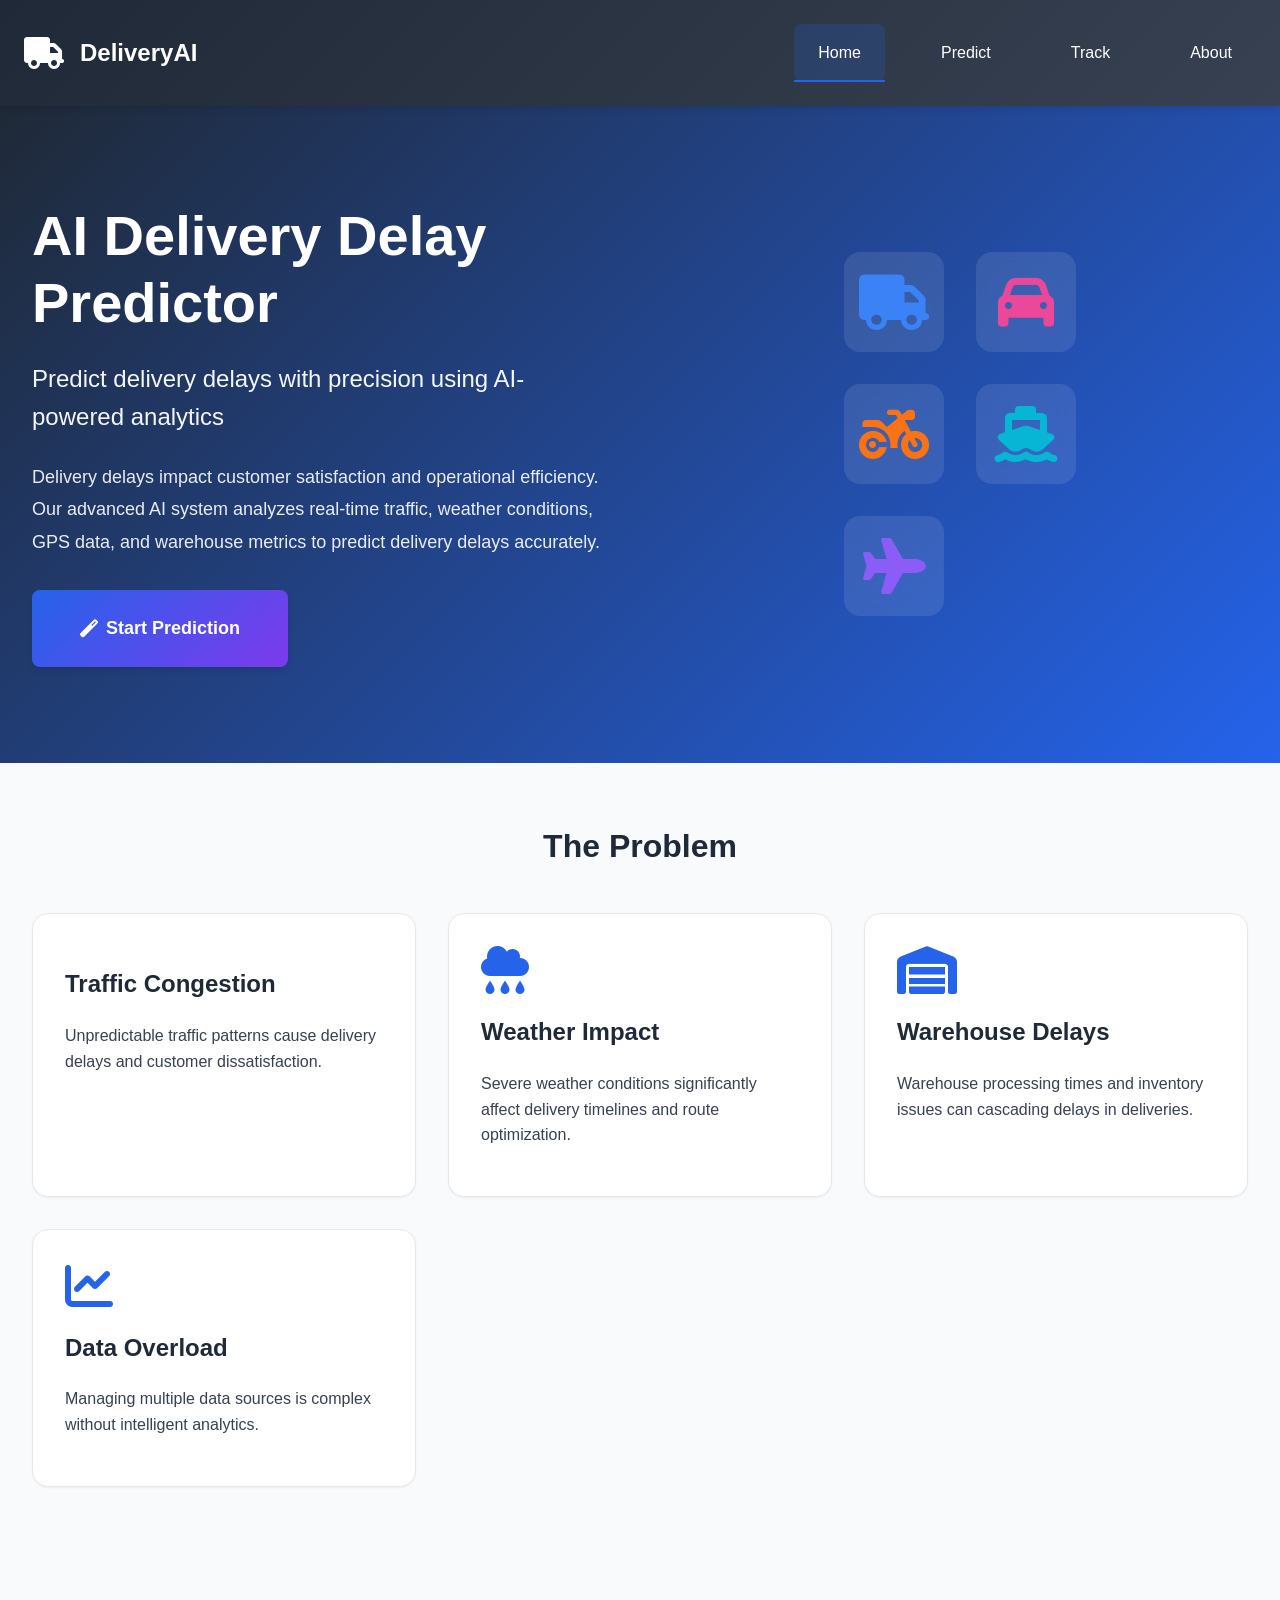
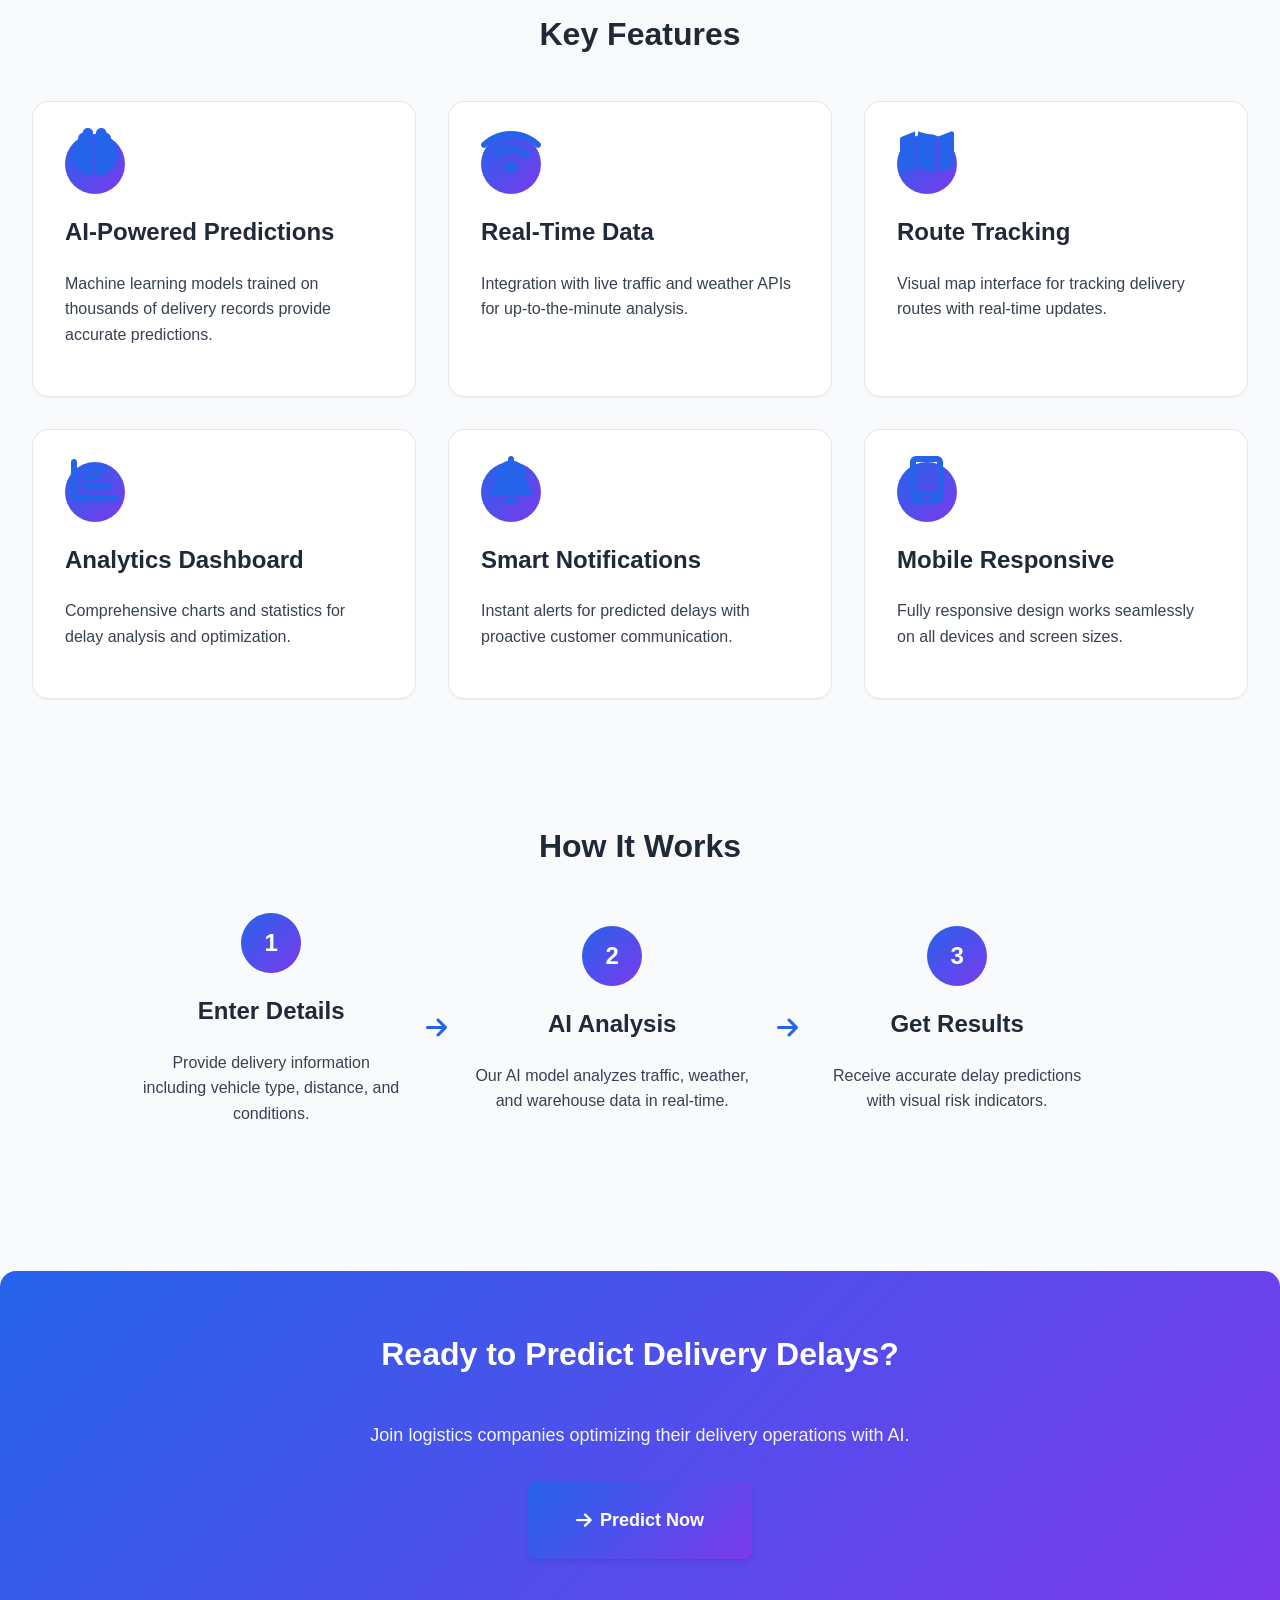
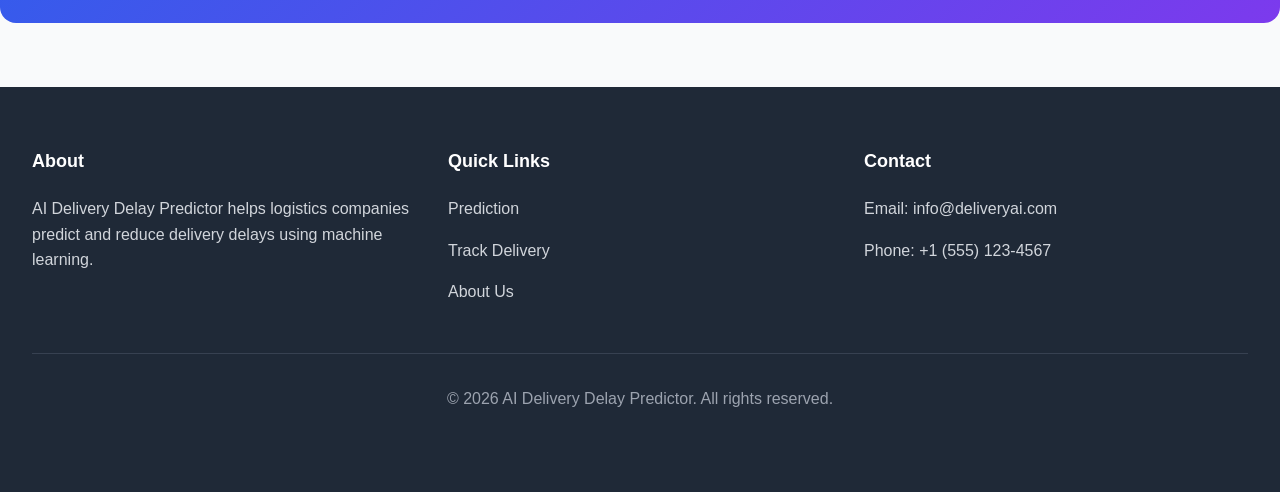
<file: frontend/index.html>
<!DOCTYPE html>
<html lang="en">
<head>
    <meta charset="UTF-8">
    <meta name="viewport" content="width=device-width, initial-scale=1.0">
    <title>AI Delivery Delay Predictor</title>
    <link rel="stylesheet" href="css/style.css">
    <link rel="stylesheet" href="https://cdnjs.cloudflare.com/ajax/libs/font-awesome/6.0.0/css/all.min.css">
</head>
<body>
    <!-- Navigation -->
    <nav class="navbar">
        <div class="nav-container">
            <div class="nav-logo">
                <i class="fas fa-truck"></i>
                <span>DeliveryAI</span>
            </div>
            <div class="nav-menu">
                <a href="index.html" class="nav-link active">Home</a>
                <a href="prediction.html" class="nav-link">Predict</a>
                <a href="map.html" class="nav-link">Track</a>
                <a href="#about" class="nav-link">About</a>
            </div>
        </div>
    </nav>

    <!-- Hero Section -->
    <section class="hero">
        <div class="hero-content">
            <h1 class="hero-title">AI Delivery Delay Predictor</h1>
            <p class="hero-subtitle">Predict delivery delays with precision using AI-powered analytics</p>
            <p class="hero-description">
                Delivery delays impact customer satisfaction and operational efficiency. Our advanced AI system analyzes 
                real-time traffic, weather conditions, GPS data, and warehouse metrics to predict delivery delays accurately.
            </p>
            <a href="prediction.html" class="btn btn-primary btn-large">
                <i class="fas fa-magic"></i> Start Prediction
            </a>
        </div>
        <div class="hero-illustration">
            <div class="vehicle-showcase">
                <div class="vehicle-item truck" title="Truck">
                    <i class="fas fa-truck"></i>
                </div>
                <div class="vehicle-item car" title="Car">
                    <i class="fas fa-car"></i>
                </div>
                <div class="vehicle-item bike" title="Bike">
                    <i class="fas fa-motorcycle"></i>
                </div>
                <div class="vehicle-item ship" title="Ship">
                    <i class="fas fa-ship"></i>
                </div>
                <div class="vehicle-item plane" title="Airplane">
                    <i class="fas fa-plane"></i>
                </div>
            </div>
        </div>
    </section>

    <!-- Problem Statement -->
    <section class="problem-section">
        <h2>The Problem</h2>
        <div class="problem-grid">
            <div class="problem-card">
                <i class="fas fa-car-crashed"></i>
                <h3>Traffic Congestion</h3>
                <p>Unpredictable traffic patterns cause delivery delays and customer dissatisfaction.</p>
            </div>
            <div class="problem-card">
                <i class="fas fa-cloud-rain"></i>
                <h3>Weather Impact</h3>
                <p>Severe weather conditions significantly affect delivery timelines and route optimization.</p>
            </div>
            <div class="problem-card">
                <i class="fas fa-warehouse"></i>
                <h3>Warehouse Delays</h3>
                <p>Warehouse processing times and inventory issues can cascading delays in deliveries.</p>
            </div>
            <div class="problem-card">
                <i class="fas fa-chart-line"></i>
                <h3>Data Overload</h3>
                <p>Managing multiple data sources is complex without intelligent analytics.</p>
            </div>
        </div>
    </section>

    <!-- Features Section -->
    <section class="features-section">
        <h2>Key Features</h2>
        <div class="features-grid">
            <div class="feature-card">
                <div class="feature-icon">
                    <i class="fas fa-brain"></i>
                </div>
                <h3>AI-Powered Predictions</h3>
                <p>Machine learning models trained on thousands of delivery records provide accurate predictions.</p>
            </div>
            <div class="feature-card">
                <div class="feature-icon">
                    <i class="fas fa-wifi"></i>
                </div>
                <h3>Real-Time Data</h3>
                <p>Integration with live traffic and weather APIs for up-to-the-minute analysis.</p>
            </div>
            <div class="feature-card">
                <div class="feature-icon">
                    <i class="fas fa-map"></i>
                </div>
                <h3>Route Tracking</h3>
                <p>Visual map interface for tracking delivery routes with real-time updates.</p>
            </div>
            <div class="feature-card">
                <div class="feature-icon">
                    <i class="fas fa-chart-bar"></i>
                </div>
                <h3>Analytics Dashboard</h3>
                <p>Comprehensive charts and statistics for delay analysis and optimization.</p>
            </div>
            <div class="feature-card">
                <div class="feature-icon">
                    <i class="fas fa-bell"></i>
                </div>
                <h3>Smart Notifications</h3>
                <p>Instant alerts for predicted delays with proactive customer communication.</p>
            </div>
            <div class="feature-card">
                <div class="feature-icon">
                    <i class="fas fa-mobile-alt"></i>
                </div>
                <h3>Mobile Responsive</h3>
                <p>Fully responsive design works seamlessly on all devices and screen sizes.</p>
            </div>
        </div>
    </section>

    <!-- How It Works -->
    <section class="how-it-works">
        <h2>How It Works</h2>
        <div class="steps-container">
            <div class="step">
                <div class="step-number">1</div>
                <h3>Enter Details</h3>
                <p>Provide delivery information including vehicle type, distance, and conditions.</p>
            </div>
            <div class="step-arrow">
                <i class="fas fa-arrow-right"></i>
            </div>
            <div class="step">
                <div class="step-number">2</div>
                <h3>AI Analysis</h3>
                <p>Our AI model analyzes traffic, weather, and warehouse data in real-time.</p>
            </div>
            <div class="step-arrow">
                <i class="fas fa-arrow-right"></i>
            </div>
            <div class="step">
                <div class="step-number">3</div>
                <h3>Get Results</h3>
                <p>Receive accurate delay predictions with visual risk indicators.</p>
            </div>
        </div>
    </section>

    <!-- CTA Section -->
    <section class="cta-section">
        <h2>Ready to Predict Delivery Delays?</h2>
        <p>Join logistics companies optimizing their delivery operations with AI.</p>
        <a href="prediction.html" class="btn btn-primary btn-large">
            <i class="fas fa-arrow-right"></i> Predict Now
        </a>
    </section>

    <!-- Footer -->
    <footer class="footer">
        <div class="footer-content">
            <div class="footer-section">
                <h4>About</h4>
                <p>AI Delivery Delay Predictor helps logistics companies predict and reduce delivery delays using machine learning.</p>
            </div>
            <div class="footer-section">
                <h4>Quick Links</h4>
                <ul>
                    <li><a href="prediction.html">Prediction</a></li>
                    <li><a href="map.html">Track Delivery</a></li>
                    <li><a href="#about">About Us</a></li>
                </ul>
            </div>
            <div class="footer-section">
                <h4>Contact</h4>
                <p>Email: info@deliveryai.com</p>
                <p>Phone: +1 (555) 123-4567</p>
            </div>
        </div>
        <div class="footer-bottom">
            <p>&copy; 2026 AI Delivery Delay Predictor. All rights reserved.</p>
        </div>
    </footer>

    <script src="js/main.js"></script>
</body>
</html>
</file>
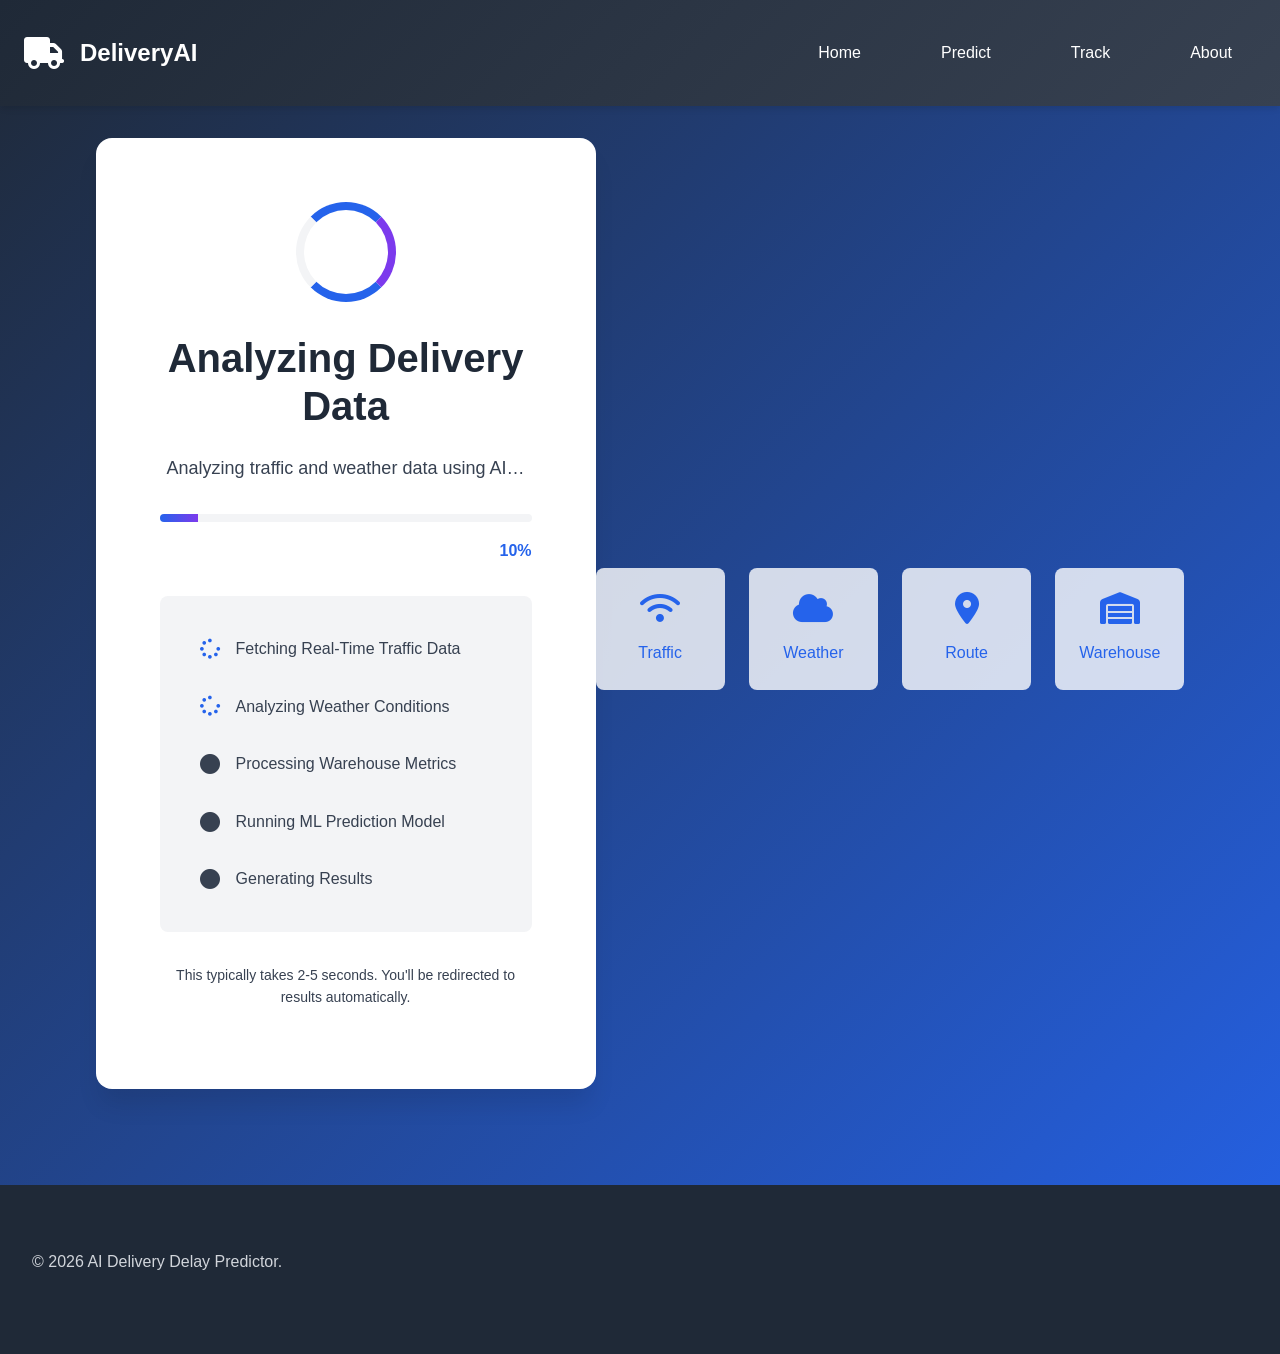
<file: frontend/loading.html>
<!DOCTYPE html>
<html lang="en">
<head>
    <meta charset="UTF-8">
    <meta name="viewport" content="width=device-width, initial-scale=1.0">
    <title>Loading - AI Delivery Delay Predictor</title>
    <link rel="stylesheet" href="css/style.css">
    <link rel="stylesheet" href="https://cdnjs.cloudflare.com/ajax/libs/font-awesome/6.0.0/css/all.min.css">
</head>
<body class="loading-page">
    <!-- Navigation -->
    <nav class="navbar">
        <div class="nav-container">
            <div class="nav-logo">
                <i class="fas fa-truck"></i>
                <span>DeliveryAI</span>
            </div>
            <div class="nav-menu">
                <a href="index.html" class="nav-link">Home</a>
                <a href="prediction.html" class="nav-link">Predict</a>
                <a href="map.html" class="nav-link">Track</a>
                <a href="#about" class="nav-link">About</a>
            </div>
        </div>
    </nav>

    <!-- Loading Content -->
    <div class="loading-wrapper">
        <div class="loading-container animated">
            <!-- Main Spinner -->
            <div class="spinner-wrapper">
                <div class="spinner"></div>
                <div class="spinner-text"></div>
            </div>

            <!-- Main Message -->
            <h1 class="loading-title">Analyzing Delivery Data</h1>
            <p class="loading-message">
                Analyzing traffic and weather data using AI…
            </p>

            <!-- Progress Bar -->
            <div class="progress-bar-container">
                <div class="progress-bar">
                    <div class="progress-fill"></div>
                </div>
                <div class="progress-percent">
                    <span id="progressText">0%</span>
                </div>
            </div>

            <!-- Processing Steps -->
            <div class="processing-steps">
                <div class="step-item active">
                    <i class="fas fa-check-circle"></i>
                    <span>Fetching Real-Time Traffic Data</span>
                </div>
                <div class="step-item in-progress">
                    <i class="fas fa-spinner fa-spin"></i>
                    <span>Analyzing Weather Conditions</span>
                </div>
                <div class="step-item">
                    <i class="fas fa-circle"></i>
                    <span>Processing Warehouse Metrics</span>
                </div>
                <div class="step-item">
                    <i class="fas fa-circle"></i>
                    <span>Running ML Prediction Model</span>
                </div>
                <div class="step-item">
                    <i class="fas fa-circle"></i>
                    <span>Generating Results</span>
                </div>
            </div>

            <!-- Sub-text -->
            <p class="loading-subtext">
                This typically takes 2-5 seconds. You'll be redirected to results automatically.
            </p>
        </div>

        <!-- Alternative Animation -->
        <div class="data-visualization">
            <div class="data-item">
                <i class="fas fa-wifi"></i>
                <span>Traffic</span>
            </div>
            <div class="data-item">
                <i class="fas fa-cloud"></i>
                <span>Weather</span>
            </div>
            <div class="data-item">
                <i class="fas fa-location-dot"></i>
                <span>Route</span>
            </div>
            <div class="data-item">
                <i class="fas fa-warehouse"></i>
                <span>Warehouse</span>
            </div>
        </div>
    </div>

    <!-- Footer -->
    <footer class="footer">
        <p>&copy; 2026 AI Delivery Delay Predictor.</p>
    </footer>

    <script src="js/main.js"></script>
    <script>
        // Simulate loading progress
        let progress = 0;
        const progressFill = document.querySelector('.progress-fill');
        const progressText = document.getElementById('progressText');
        const steps = document.querySelectorAll('.step-item');

        function updateProgress() {
            if (progress < 100) {
                progress += Math.random() * 30;
                if (progress > 100) progress = 100;
                
                progressFill.style.width = progress + '%';
                progressText.textContent = Math.floor(progress) + '%';

                // Update steps
                const stepIndex = Math.floor((progress / 100) * steps.length);
                steps.forEach((step, index) => {
                    if (index < stepIndex) {
                        step.classList.remove('in-progress');
                        step.classList.add('active');
                        step.querySelector('i').className = 'fas fa-check-circle';
                    } else if (index === stepIndex) {
                        step.classList.add('in-progress');
                        step.querySelector('i').className = 'fas fa-spinner fa-spin';
                    }
                });

                setTimeout(updateProgress, 500 + Math.random() * 1000);
            } else {
                // Redirect to results after loading completes
                setTimeout(() => {
                    window.location.href = 'result.html';
                }, 1000);
            }
        }

        updateProgress();
    </script>
</body>
</html>
</file>
<file: frontend/css/style.css>
/* ============================================
   ROOT & GLOBAL STYLES
   ============================================ */

:root {
    /* Colors */
    --primary-color: #2563eb;
    --secondary-color: #7c3aed;
    --success-color: #10b981;
    --warning-color: #f59e0b;
    --danger-color: #ef4444;
    --light-color: #f3f4f6;
    --dark-color: #1f2937;
    --text-color: #374151;
    --border-color: #e5e7eb;
    
    /* Logistics specific colors */
    --truck-color: #3b82f6;
    --car-color: #ec4899;
    --bike-color: #f97316;
    --ship-color: #06b6d4;
    --plane-color: #8b5cf6;
    
    /* Spacing */
    --spacing-xs: 0.5rem;
    --spacing-sm: 1rem;
    --spacing-md: 1.5rem;
    --spacing-lg: 2rem;
    --spacing-xl: 3rem;
    --spacing-2xl: 4rem;
    
    /* Typography */
    --font-family: 'Segoe UI', Tahoma, Geneva, Verdana, sans-serif;
    --font-size-base: 1rem;
    --font-size-lg: 1.125rem;
    --font-size-xl: 1.5rem;
    --font-size-2xl: 2rem;
    --font-size-3xl: 2.5rem;
    
    /* Borders & Shadows */
    --border-radius: 0.5rem;
    --border-radius-lg: 1rem;
    --shadow-sm: 0 1px 2px 0 rgba(0, 0, 0, 0.05);
    --shadow-md: 0 4px 6px -1px rgba(0, 0, 0, 0.1);
    --shadow-lg: 0 10px 15px -3px rgba(0, 0, 0, 0.1);
    --shadow-xl: 0 20px 25px -5px rgba(0, 0, 0, 0.1);
    
    /* Transitions */
    --transition-fast: 150ms ease-in-out;
    --transition-normal: 300ms ease-in-out;
    --transition-slow: 500ms ease-in-out;
}

* {
    margin: 0;
    padding: 0;
    box-sizing: border-box;
}

html {
    scroll-behavior: smooth;
}

body {
    font-family: var(--font-family);
    font-size: var(--font-size-base);
    color: var(--text-color);
    background-color: #f9fafb;
    line-height: 1.6;
}

/* ============================================
   TYPOGRAPHY
   ============================================ */

h1, h2, h3, h4, h5, h6 {
    color: var(--dark-color);
    font-weight: 600;
    line-height: 1.2;
    margin-bottom: var(--spacing-md);
}

h1 { font-size: var(--font-size-3xl); }
h2 { font-size: var(--font-size-2xl); }
h3 { font-size: var(--font-size-xl); }
h4 { font-size: var(--font-size-lg); }

p {
    margin-bottom: var(--spacing-sm);
}

a {
    color: var(--primary-color);
    text-decoration: none;
    transition: color var(--transition-fast);
}

a:hover {
    color: var(--secondary-color);
}

/* ============================================
   NAVIGATION
   ============================================ */

.navbar {
    background: linear-gradient(135deg, var(--dark-color), #374151);
    color: white;
    padding: var(--spacing-md) 0;
    position: sticky;
    top: 0;
    z-index: 1000;
    box-shadow: var(--shadow-md);
}

.nav-container {
    max-width: 1400px;
    margin: 0 auto;
    padding: 0 var(--spacing-md);
    display: flex;
    justify-content: space-between;
    align-items: center;
}

.nav-logo {
    display: flex;
    align-items: center;
    gap: var(--spacing-sm);
    font-size: var(--font-size-xl);
    font-weight: 700;
}

.nav-logo i {
    font-size: var(--font-size-2xl);
    animation: float 3s ease-in-out infinite;
}

.nav-menu {
    display: flex;
    gap: var(--spacing-lg);
}

.nav-link {
    color: white;
    text-decoration: none;
    padding: var(--spacing-sm) var(--spacing-md);
    border-radius: var(--border-radius);
    transition: all var(--transition-fast);
    position: relative;
}

.nav-link::after {
    content: '';
    position: absolute;
    bottom: 0;
    left: 0;
    width: 0;
    height: 2px;
    background-color: var(--primary-color);
    transition: width var(--transition-fast);
}

.nav-link:hover::after,
.nav-link.active::after {
    width: 100%;
}

.nav-link:hover,
.nav-link.active {
    background-color: rgba(37, 99, 235, 0.2);
}

/* ============================================
   BUTTONS
   ============================================ */

.btn {
    display: inline-flex;
    align-items: center;
    gap: var(--spacing-xs);
    padding: var(--spacing-sm) var(--spacing-md);
    border: none;
    border-radius: var(--border-radius);
    font-size: var(--font-size-base);
    font-weight: 600;
    cursor: pointer;
    transition: all var(--transition-fast);
    text-decoration: none;
    white-space: nowrap;
}

.btn-primary {
    background: linear-gradient(135deg, var(--primary-color), var(--secondary-color));
    color: white;
    box-shadow: var(--shadow-md);
}

.btn-primary:hover {
    transform: translateY(-2px);
    box-shadow: var(--shadow-lg);
}

.btn-secondary {
    background-color: var(--light-color);
    color: var(--dark-color);
    border: 2px solid var(--border-color);
}

.btn-secondary:hover {
    background-color: var(--primary-color);
    color: white;
    border-color: var(--primary-color);
}

.btn-large {
    padding: var(--spacing-md) var(--spacing-xl);
    font-size: var(--font-size-lg);
}

.btn-full {
    width: 100%;
    justify-content: center;
}

/* ============================================
   HERO SECTION
   ============================================ */

.hero {
    background: linear-gradient(135deg, var(--dark-color), var(--primary-color));
    color: white;
    padding: 6rem var(--spacing-lg);
    display: grid;
    grid-template-columns: 1fr 1fr;
    gap: var(--spacing-2xl);
    align-items: center;
    max-width: 1400px;
    margin: 0 auto;
}

.hero-title {
    color: white;
    font-size: 3.5rem;
    margin-bottom: var(--spacing-md);
    animation: slideInDown 0.6s ease-out;
}

.hero-subtitle {
    font-size: var(--font-size-xl);
    margin-bottom: var(--spacing-md);
    opacity: 0.95;
}

.hero-description {
    font-size: var(--font-size-lg);
    opacity: 0.9;
    margin-bottom: var(--spacing-lg);
    line-height: 1.8;
}

.hero-illustration {
    display: flex;
    justify-content: center;
    align-items: center;
}

.vehicle-showcase {
    display: grid;
    grid-template-columns: repeat(2, 1fr);
    gap: var(--spacing-lg);
    padding: var(--spacing-xl);
}

.vehicle-item {
    width: 100px;
    height: 100px;
    display: flex;
    align-items: center;
    justify-content: center;
    font-size: 3.5rem;
    border-radius: var(--border-radius-lg);
    background: rgba(255, 255, 255, 0.1);
    backdrop-filter: blur(10px);
    transition: all var(--transition-normal);
    cursor: pointer;
    animation: float 3s ease-in-out infinite;
}

.vehicle-item:hover {
    transform: scale(1.1) translateY(-5px);
    background: rgba(255, 255, 255, 0.2);
}

.vehicle-item.truck i { color: var(--truck-color); }
.vehicle-item.car i { color: var(--car-color); }
.vehicle-item.bike i { color: var(--bike-color); }
.vehicle-item.ship i { color: var(--ship-color); }
.vehicle-item.plane i { color: var(--plane-color); }

/* ============================================
   CARDS & SECTIONS
   ============================================ */

.problem-section,
.features-section,
.how-it-works,
.cta-section {
    max-width: 1400px;
    margin: 0 auto;
    padding: 4rem var(--spacing-lg);
}

.problem-section h2,
.features-section h2,
.how-it-works h2,
.cta-section h2 {
    text-align: center;
    margin-bottom: 3rem;
}

.problem-grid,
.features-grid {
    display: grid;
    grid-template-columns: repeat(auto-fit, minmax(300px, 1fr));
    gap: var(--spacing-lg);
}

.problem-card,
.feature-card {
    background: white;
    border-radius: var(--border-radius-lg);
    padding: var(--spacing-lg);
    box-shadow: var(--shadow-sm);
    transition: all var(--transition-normal);
    border: 1px solid var(--border-color);
}

.problem-card:hover,
.feature-card:hover {
    transform: translateY(-8px);
    box-shadow: var(--shadow-lg);
    border-color: var(--primary-color);
}

.problem-card i,
.feature-card i {
    font-size: 3rem;
    color: var(--primary-color);
    margin-bottom: var(--spacing-md);
    display: block;
}

.feature-icon {
    width: 60px;
    height: 60px;
    background: linear-gradient(135deg, var(--primary-color), var(--secondary-color));
    border-radius: 50%;
    display: flex;
    align-items: center;
    justify-content: center;
    font-size: 1.5rem;
    color: white;
    margin-bottom: var(--spacing-md);
}

/* ============================================
   STEPS & PROCESS
   ============================================ */

.steps-container {
    display: grid;
    grid-template-columns: auto 1fr auto 1fr auto 1fr auto;
    gap: var(--spacing-md);
    align-items: center;
    max-width: 1000px;
    margin: 0 auto;
}

.step {
    text-align: center;
}

.step-number {
    width: 60px;
    height: 60px;
    background: linear-gradient(135deg, var(--primary-color), var(--secondary-color));
    color: white;
    font-size: var(--font-size-xl);
    font-weight: 700;
    border-radius: 50%;
    display: flex;
    align-items: center;
    justify-content: center;
    margin: 0 auto var(--spacing-md);
}

.step-arrow {
    font-size: var(--font-size-xl);
    color: var(--primary-color);
    animation: slideArrows 2s ease-in-out infinite;
}

/* ============================================
   CTA SECTION
   ============================================ */

.cta-section {
    background: linear-gradient(135deg, var(--primary-color), var(--secondary-color));
    color: white;
    text-align: center;
    padding: 4rem var(--spacing-lg);
    border-radius: var(--border-radius-lg);
    margin: var(--spacing-2xl) auto !important;
    max-width: calc(1400px - 4rem) !important;
}

.cta-section h2 {
    color: white;
}

.cta-section p {
    font-size: var(--font-size-lg);
    margin-bottom: var(--spacing-lg);
    opacity: 0.95;
}

/* ============================================
   PREDICTION PAGE
   ============================================ */

.prediction-container {
    max-width: 1400px;
    margin: 0 auto;
    display: grid;
    grid-template-columns: 2fr 1fr;
    gap: var(--spacing-lg);
    padding: var(--spacing-lg);
}

.prediction-section {
    background: white;
    border-radius: var(--border-radius-lg);
    padding: var(--spacing-lg);
    box-shadow: var(--shadow-md);
}

.prediction-section h1 {
    color: var(--dark-color);
    margin-bottom: var(--spacing-sm);
}

.subtitle {
    color: var(--text-color);
    font-size: var(--font-size-lg);
    margin-bottom: var(--spacing-lg);
}

.prediction-form {
    display: flex;
    flex-direction: column;
    gap: var(--spacing-md);
}

.form-grid {
    display: grid;
    grid-template-columns: repeat(auto-fit, minmax(250px, 1fr));
    gap: var(--spacing-md);
}

.form-group {
    display: flex;
    flex-direction: column;
    gap: var(--spacing-xs);
}

.form-group label {
    font-weight: 600;
    color: var(--dark-color);
    display: flex;
    align-items: center;
    gap: var(--spacing-xs);
}

.form-group label i {
    color: var(--primary-color);
}

.form-group input,
.form-group select {
    padding: var(--spacing-sm);
    border: 2px solid var(--border-color);
    border-radius: var(--border-radius);
    font-size: var(--font-size-base);
    transition: border-color var(--transition-fast);
}

.form-group input:focus,
.form-group select:focus {
    outline: none;
    border-color: var(--primary-color);
    box-shadow: 0 0 0 3px rgba(37, 99, 235, 0.1);
}

.form-group small {
    color: var(--text-color);
    font-size: 0.875rem;
}

.form-section {
    padding: var(--spacing-md);
    background: var(--light-color);
    border-radius: var(--border-radius);
}

.form-section h3 {
    margin-bottom: var(--spacing-md);
}

.checkbox-group label {
    display: flex;
    align-items: center;
    gap: var(--spacing-sm);
    cursor: pointer;
    font-weight: 400;
}

.checkbox-group input[type="checkbox"] {
    width: 18px;
    height: 18px;
    cursor: pointer;
}

/* ============================================
   STATISTICS SIDEBAR
   ============================================ */

.stats-sidebar {
    background: white;
    border-radius: var(--border-radius-lg);
    padding: var(--spacing-lg);
    box-shadow: var(--shadow-md);
    height: fit-content;
    position: sticky;
    top: 100px;
}

.stats-sidebar h3 {
    margin-bottom: var(--spacing-md);
    border-bottom: 2px solid var(--primary-color);
    padding-bottom: var(--spacing-sm);
}

.stat-card {
    background: linear-gradient(135deg, #f0f9ff, #f0fdf4);
    border-left: 4px solid var(--primary-color);
    padding: var(--spacing-md);
    border-radius: var(--border-radius);
    margin-bottom: var(--spacing-md);
}

.stat-number {
    font-size: var(--font-size-2xl);
    font-weight: 700;
    color: var(--primary-color);
}

.stat-label {
    color: var(--text-color);
    font-size: 0.875rem;
}

.tips-list {
    list-style: none;
}

.tips-list li {
    padding: var(--spacing-sm) 0;
    display: flex;
    align-items: center;
    gap: var(--spacing-sm);
    color: var(--text-color);
}

.tips-list i {
    color: var(--success-color);
}

/* ============================================
   LOADING PAGE
   ============================================ */

.loading-page {
    background: linear-gradient(135deg, var(--dark-color), var(--primary-color));
    min-height: calc(100vh - 80px);
}

.loading-wrapper {
    display: flex;
    align-items: center;
    justify-content: center;
    min-height: calc(100vh - 80px);
    padding: var(--spacing-lg);
}

.loading-container {
    text-align: center;
    background: white;
    border-radius: var(--border-radius-lg);
    padding: 4rem;
    max-width: 500px;
    box-shadow: var(--shadow-xl);
}

.spinner {
    width: 100px;
    height: 100px;
    border: 8px solid var(--light-color);
    border-top-color: var(--primary-color);
    border-right-color: var(--secondary-color);
    border-bottom-color: var(--primary-color);
    border-radius: 50%;
    margin: 0 auto var(--spacing-lg);
    animation: spin 1s linear infinite;
}

.loading-title {
    color: var(--dark-color);
}

.loading-message {
    color: var(--text-color);
    font-size: var(--font-size-lg);
    margin-bottom: var(--spacing-lg);
}

.progress-bar-container {
    margin: var(--spacing-lg) 0;
}

.progress-bar {
    height: 8px;
    background: var(--light-color);
    border-radius: 10px;
    overflow: hidden;
    margin-bottom: var(--spacing-sm);
}

.progress-fill {
    height: 100%;
    background: linear-gradient(90deg, var(--primary-color), var(--secondary-color));
    width: 0%;
    transition: width 0.5s ease;
}

.progress-percent {
    text-align: right;
    color: var(--primary-color);
    font-weight: 600;
}

.processing-steps {
    text-align: left;
    margin: var(--spacing-lg) 0;
    padding: var(--spacing-md);
    background: var(--light-color);
    border-radius: var(--border-radius);
}

.step-item {
    padding: var(--spacing-sm);
    display: flex;
    align-items: center;
    gap: var(--spacing-sm);
    color: var(--text-color);
}

.step-item i {
    font-size: 1.25rem;
}

.step-item.active i {
    color: var(--success-color);
}

.step-item.in-progress i {
    color: var(--primary-color);
    animation: spin 1s linear infinite;
}

.loading-subtext {
    color: var(--text-color);
    font-size: 0.875rem;
    margin-top: var(--spacing-md);
}

.data-visualization {
    display: grid;
    grid-template-columns: repeat(4, 1fr);
    gap: var(--spacing-md);
    margin-top: var(--spacing-lg);
}

.data-item {
    text-align: center;
    padding: var(--spacing-md);
    background: rgba(255, 255, 255, 0.8);
    border-radius: var(--border-radius);
    color: var(--primary-color);
    animation: bounce 2s ease-in-out infinite;
}

.data-item i {
    font-size: var(--font-size-2xl);
    display: block;
    margin-bottom: var(--spacing-sm);
}

/* ============================================
   RESULT PAGE
   ============================================ */

.result-container {
    max-width: 1400px;
    margin: 0 auto;
    padding: var(--spacing-lg);
}

.result-header {
    text-align: center;
    margin-bottom: var(--spacing-2xl);
}

.back-button {
    margin-bottom: var(--spacing-md);
}

.results-grid {
    display: grid;
    grid-template-columns: repeat(auto-fit, minmax(250px, 1fr));
    gap: var(--spacing-lg);
    margin-bottom: var(--spacing-2xl);
}

.result-card {
    background: white;
    border-radius: var(--border-radius-lg);
    padding: var(--spacing-lg);
    box-shadow: var(--shadow-md);
    border-left: 4px solid var(--primary-color);
    transition: all var(--transition-normal);
}

.result-card:hover {
    transform: translateY(-4px);
    box-shadow: var(--shadow-lg);
}

.result-card.status-card {
    grid-column: 1 / -1;
    border-left: none;
}

.result-card.status-card.on-time {
    border-top: 4px solid var(--success-color);
    background: linear-gradient(135deg, #f0fdf4, #f9fdf9);
}

.result-card.status-card.warning {
    border-top: 4px solid var(--warning-color);
    background: linear-gradient(135deg, #fffbeb, #fdfdf9);
}

.result-card.status-card.danger {
    border-top: 4px solid var(--danger-color);
    background: linear-gradient(135deg, #fef2f2, #fdfdf9);
}

.status-indicator {
    display: flex;
    align-items: center;
    gap: var(--spacing-lg);
}

.status-light {
    width: 20px;
    height: 20px;
    border-radius: 50%;
    animation: pulse 2s ease-in-out infinite;
}

.status-light.on-time {
    background-color: var(--success-color);
}

.status-light.warning {
    background-color: var(--warning-color);
}

.status-light.danger {
    background-color: var(--danger-color);
}

.status-label {
    font-size: 0.875rem;
    color: var(--text-color);
}

.status-value {
    font-size: var(--font-size-xl);
    font-weight: 700;
    color: var(--dark-color);
}

.card-icon {
    font-size: 2.5rem;
    color: var(--primary-color);
    margin-bottom: var(--spacing-sm);
}

.card-content {
    flex: 1;
}

.card-label {
    color: var(--text-color);
    font-size: 0.875rem;
    margin-bottom: var(--spacing-xs);
}

.card-value {
    font-size: var(--font-size-2xl);
    font-weight: 700;
    color: var(--dark-color);
}

/* ============================================
   FACTORS SECTION
   ============================================ */

.factors-list {
    display: grid;
    grid-template-columns: repeat(auto-fit, minmax(250px, 1fr));
    gap: var(--spacing-lg);
    margin-bottom: var(--spacing-2xl);
}

.factor-item {
    background: white;
    border-radius: var(--border-radius-lg);
    padding: var(--spacing-lg);
    box-shadow: var(--shadow-sm);
}

.factor-icon {
    font-size: 2rem;
    margin-bottom: var(--spacing-sm);
}

.factor-item.traffic .factor-icon { color: var(--truck-color); }
.factor-item.weather .factor-icon { color: #60a5fa; }
.factor-item.warehouse .factor-icon { color: var(--secondary-color); }
.factor-item.distance .factor-icon { color: var(--warning-color); }

.factor-content h3 {
    margin-bottom: var(--spacing-sm);
    font-size: var(--font-size-lg);
}

.factor-bar {
    width: 100%;
    height: 8px;
    background: var(--light-color);
    border-radius: 10px;
    overflow: hidden;
    margin: var(--spacing-sm) 0;
}

.factor-fill {
    height: 100%;
    background: linear-gradient(90deg, var(--primary-color), var(--secondary-color));
    transition: width 0.5s ease;
}

.factor-label {
    display: block;
    font-size: 0.875rem;
    color: var(--text-color);
    font-weight: 600;
}

/* ============================================
   CHARTS SECTION
   ============================================ */

.charts-section {
    display: grid;
    grid-template-columns: repeat(auto-fit, minmax(300px, 1fr));
    gap: var(--spacing-lg);
    margin-bottom: var(--spacing-2xl);
}

.chart-container {
    background: white;
    border-radius: var(--border-radius-lg);
    padding: var(--spacing-lg);
    box-shadow: var(--shadow-md);
}

.chart-container h3 {
    margin-bottom: var(--spacing-lg);
}

/* ============================================
   DETAILS GRID
   ============================================ */

.details-grid {
    display: grid;
    grid-template-columns: repeat(auto-fit, minmax(200px, 1fr));
    gap: var(--spacing-lg);
    background: white;
    border-radius: var(--border-radius-lg);
    padding: var(--spacing-lg);
    box-shadow: var(--shadow-md);
    margin-bottom: var(--spacing-2xl);
}

.detail-item {
    padding: var(--spacing-md);
    background: var(--light-color);
    border-radius: var(--border-radius);
    text-align: center;
}

.detail-label {
    color: var(--text-color);
    font-size: 0.875rem;
    margin-bottom: var(--spacing-xs);
}

.detail-value {
    font-size: var(--font-size-lg);
    font-weight: 700;
    color: var(--dark-color);
}

/* ============================================
   SECTION STYLING
   ============================================ */

.result-section {
    background: white;
    border-radius: var(--border-radius-lg);
    padding: var(--spacing-lg);
    box-shadow: var(--shadow-md);
    margin-bottom: var(--spacing-lg);
}

.result-section h2 {
    margin-bottom: var(--spacing-lg);
    display: flex;
    align-items: center;
    gap: var(--spacing-sm);
}

.section h2 i {
    color: var(--primary-color);
}

.recommendation {
    background: linear-gradient(135deg, #f0f9ff, #f9fdf9);
    border-left: 4px solid var(--success-color);
}

.recommendations-list {
    list-style: none;
    display: grid;
    gap: var(--spacing-md);
}

.recommendations-list li {
    display: flex;
    align-items: flex-start;
    gap: var(--spacing-md);
    padding: var(--spacing-md);
    background: white;
    border-radius: var(--border-radius);
}

.recommendations-list i {
    color: var(--success-color);
    flex-shrink: 0;
    margin-top: 0.25rem;
}

/* ============================================
   RESULT ACTIONS
   ============================================ */

.result-actions {
    display: flex;
    gap: var(--spacing-md);
    margin-bottom: var(--spacing-2xl);
}

/* ============================================
   MAP PAGE
   ============================================ */

.map-container-full {
    display: flex;
    height: calc(100vh - 80px);
    gap: 0;
    position: relative;
}

.map-element {
    flex: 1;
    background: #e5e7eb;
    position: relative;
}

/* Leaflet map override */
.map-element .leaflet-container {
    height: 100%;
}

.tracking-panel {
    width: 350px;
    background: white;
    box-shadow: var(--shadow-lg);
    overflow-y: auto;
    position: relative;
}

.panel-section {
    padding: var(--spacing-lg);
    border-bottom: 1px solid var(--border-color);
}

.panel-section h3 {
    margin-bottom: var(--spacing-md);
}

.delivery-info {
    background: linear-gradient(135deg, #f0f9ff, #f0fdf4);
}

.delivery-header {
    display: flex;
    justify-content: space-between;
    align-items: center;
}

.delivery-status {
    display: flex;
    align-items: center;
    gap: var(--spacing-xs);
    padding: var(--spacing-sm) var(--spacing-md);
    background: white;
    border-radius: var(--border-radius);
    font-weight: 600;
}

.status-dot {
    width: 12px;
    height: 12px;
    border-radius: 50%;
    background: var(--success-color);
    animation: pulse 2s ease-in-out infinite;
}

.status-text {
    color: var(--success-color);
}

.delivery-id {
    text-align: right;
}

.delivery-id small {
    color: var(--text-color);
    display: block;
}

.delivery-id p {
    color: var(--dark-color);
    font-weight: 700;
    font-size: var(--font-size-lg);
}

.route-detail {
    display: flex;
    flex-direction: column;
    gap: var(--spacing-md);
}

.route-point {
    display: flex;
    gap: var(--spacing-md);
    padding: var(--spacing-md);
    background: var(--light-color);
    border-radius: var(--border-radius);
}

.route-point i {
    font-size: var(--font-size-lg);
    flex-shrink: 0;
}

.route-point.origin i {
    color: var(--primary-color);
}

.route-point.destination i {
    color: var(--success-color);
}

.point-info {
    flex: 1;
}

.point-label {
    font-weight: 600;
    color: var(--dark-color);
    margin-bottom: var(--spacing-xs);
}

.point-address {
    color: var(--text-color);
    margin-bottom: var(--spacing-xs);
}

.point-label,
.point-address {
    margin: 0;
}

.route-line {
    width: 2px;
    height: 30px;
    background: linear-gradient(180deg, var(--primary-color), var(--success-color));
    margin: -var(--spacing-sm) auto 0;
}

.stats {
    display: grid;
    gap: var(--spacing-md);
}

.stat-item {
    display: flex;
    gap: var(--spacing-md);
    align-items: center;
}

.stat-item .stat-icon {
    font-size: var(--font-size-lg);
    color: var(--primary-color);
    width: 40px;
    height: 40px;
    background: var(--light-color);
    border-radius: 50%;
    display: flex;
    align-items: center;
    justify-content: center;
}

.stat-label {
    color: var(--text-color);
    font-size: 0.875rem;
}

.stat-value {
    font-weight: 700;
    color: var(--dark-color);
}

.delay-alert {
    background: linear-gradient(135deg, #f0fdf4, #f9fdf9);
    border-left: 4px solid var(--success-color);
}

.prediction-box {
    padding: var(--spacing-md);
    background: white;
    border-radius: var(--border-radius);
    text-align: center;
}

.prediction-box.on-time {
    border: 2px solid var(--success-color);
}

.prediction-box.warning {
    border: 2px solid var(--warning-color);
}

.prediction-box.danger {
    border: 2px solid var(--danger-color);
}

.prediction-label {
    color: var(--text-color);
    font-size: 0.875rem;
}

.prediction-value {
    font-size: var(--font-size-lg);
    font-weight: 700;
    color: var(--dark-color);
}

.actions {
    gap: var(--spacing-sm) !important;
}

.panel-collapse {
    position: absolute;
    right: -40px;
    top: 50%;
    transform: translateY(-50%);
    width: 40px;
    height: 40px;
    background: white;
    border: 1px solid var(--border-color);
    border-left: none;
    border-radius: 0 var(--border-radius) var(--border-radius) 0;
    cursor: pointer;
    display: flex;
    align-items: center;
    justify-content: center;
    transition: all var(--transition-fast);
}

.panel-collapse:hover {
    background: var(--primary-color);
    color: white;
}

.live-updates-toast {
    position: fixed;
    bottom: 20px;
    right: 20px;
    background: white;
    border-radius: var(--border-radius-lg);
    box-shadow: var(--shadow-lg);
    max-width: 300px;
    z-index: 100;
}

.updates-header {
    display: flex;
    justify-content: space-between;
    align-items: center;
    padding: var(--spacing-md);
    border-bottom: 1px solid var(--border-color);
}

.updates-header h4 {
    margin: 0;
    display: flex;
    align-items: center;
    gap: var(--spacing-sm);
}

.updates-header button {
    background: none;
    border: none;
    cursor: pointer;
    color: var(--text-color);
}

.updates-list {
    max-height: 300px;
    overflow-y: auto;
}

.update-item {
    padding: var(--spacing-md);
    border-bottom: 1px solid var(--border-color);
    display: flex;
    justify-content: space-between;
    gap: var(--spacing-sm);
}

.update-item:last-child {
    border-bottom: none;
}

.update-time {
    color: var(--primary-color);
    font-size: 0.75rem;
    font-weight: 700;
    white-space: nowrap;
}

/* ============================================
   FOOTER
   ============================================ */

.footer {
    background: var(--dark-color);
    color: #d1d5db;
    padding: var(--spacing-2xl) var(--spacing-lg);
    margin-top: var(--spacing-2xl);
}

.footer-content {
    max-width: 1400px;
    margin: 0 auto;
    display: grid;
    grid-template-columns: repeat(auto-fit, minmax(250px, 1fr));
    gap: var(--spacing-lg);
    margin-bottom: var(--spacing-lg);
}

.footer-section h4 {
    color: white;
    margin-bottom: var(--spacing-md);
}

.footer-section p {
    margin-bottom: var(--spacing-sm);
}

.footer-section ul {
    list-style: none;
}

.footer-section ul li {
    margin-bottom: var(--spacing-sm);
}

.footer-section a {
    color: #d1d5db;
}

.footer-section a:hover {
    color: white;
}

.footer-bottom {
    text-align: center;
    padding-top: var(--spacing-lg);
    border-top: 1px solid #374151;
    color: #9ca3af;
}

/* ============================================
   NOTIFICATIONS & TOASTS
   ============================================ */

.notification-toast {
    position: fixed;
    top: 100px;
    right: 20px;
    background: white;
    padding: var(--spacing-md) var(--spacing-lg);
    border-radius: var(--border-radius-lg);
    box-shadow: var(--shadow-lg);
    display: flex;
    align-items: center;
    gap: var(--spacing-md);
    z-index: 1000;
    animation: slideInRight 0.3s ease-out;
}

.toast-content {
    display: flex;
    align-items: center;
    gap: var(--spacing-sm);
}

.toast-content i {
    color: var(--success-color);
    font-size: var(--font-size-lg);
}

.toast-close {
    background: none;
    border: none;
    cursor: pointer;
    color: var(--text-color);
    font-size: var(--font-size-lg);
}

/* ============================================
   ANIMATIONS
   ============================================ */

@keyframes float {
    0%, 100% { transform: translateY(0); }
    50% { transform: translateY(-10px); }
}

@keyframes slideInDown {
    from {
        opacity: 0;
        transform: translateY(-20px);
    }
    to {
        opacity: 1;
        transform: translateY(0);
    }
}

@keyframes slideInRight {
    from {
        opacity: 0;
        transform: translateX(20px);
    }
    to {
        opacity: 1;
        transform: translateX(0);
    }
}

@keyframes slideArrows {
    0%, 100% { transform: translateX(0); }
    50% { transform: translateX(5px); }
}

@keyframes spin {
    from { transform: rotate(0deg); }
    to { transform: rotate(360deg); }
}

@keyframes bounce {
    0%, 100% { transform: translateY(0); }
    50% { transform: translateY(-5px); }
}

@keyframes pulse {
    0%, 100% { opacity: 1; }
    50% { opacity: 0.5; }
}

/* ============================================
   RESPONSIVE DESIGN
   ============================================ */

@media (max-width: 1024px) {
    .hero {
        grid-template-columns: 1fr;
        padding: 4rem var(--spacing-md);
    }

    .prediction-container {
        grid-template-columns: 1fr;
    }

    .stats-sidebar {
        position: relative;
        top: 0;
    }

    .steps-container {
        grid-template-columns: 1fr;
        gap: var(--spacing-lg);
    }

    .step-arrow {
        transform: rotate(90deg);
    }

    .map-container-full {
        flex-direction: column;
    }

    .tracking-panel {
        width: 100%;
        height: auto;
        max-height: 50vh;
    }
}

@media (max-width: 768px) {
    :root {
        --spacing-lg: 1.5rem;
        --spacing-xl: 2rem;
    }

    .nav-menu {
        gap: var(--spacing-sm);
    }

    .hero-title {
        font-size: 2rem;
    }

    .hero-subtitle {
        font-size: var(--font-size-base);
    }

    .form-grid {
        grid-template-columns: 1fr;
    }

    .vehicle-showcase {
        grid-template-columns: repeat(3, 1fr);
        gap: var(--spacing-sm);
    }

    .vehicle-item {
        width: 70px;
        height: 70px;
        font-size: 2.5rem;
    }

    .result-actions {
        flex-direction: column;
    }

    .details-grid {
        grid-template-columns: repeat(2, 1fr);
    }

    .charts-section {
        grid-template-columns: 1fr;
    }
}

@media (max-width: 480px) {
    .nav-menu {
        display: none;
    }

    .problem-grid,
    .features-grid {
        grid-template-columns: 1fr;
    }

    .hero-title {
        font-size: 1.5rem;
    }

    .result-card {
        padding: var(--spacing-md);
    }

    .details-grid {
        grid-template-columns: 1fr;
    }

    .step-number {
        width: 50px;
        height: 50px;
        font-size: var(--font-size-lg);
    }

    .prediction-container {
        padding: var(--spacing-sm);
    }

    .loading-container {
        padding: var(--spacing-lg);
    }

    .footer-content {
        grid-template-columns: 1fr;
    }
}

/* ============================================
   UTILITY CLASSES
   ============================================ */

.text-center {
    text-align: center;
}

.text-right {
    text-align: right;
}

.mt-lg {
    margin-top: var(--spacing-lg);
}

.mb-lg {
    margin-bottom: var(--spacing-lg);
}

.hidden {
    display: none !important;
}

.animated {
    animation: slideInDown 0.6s ease-out;
}
</file>
